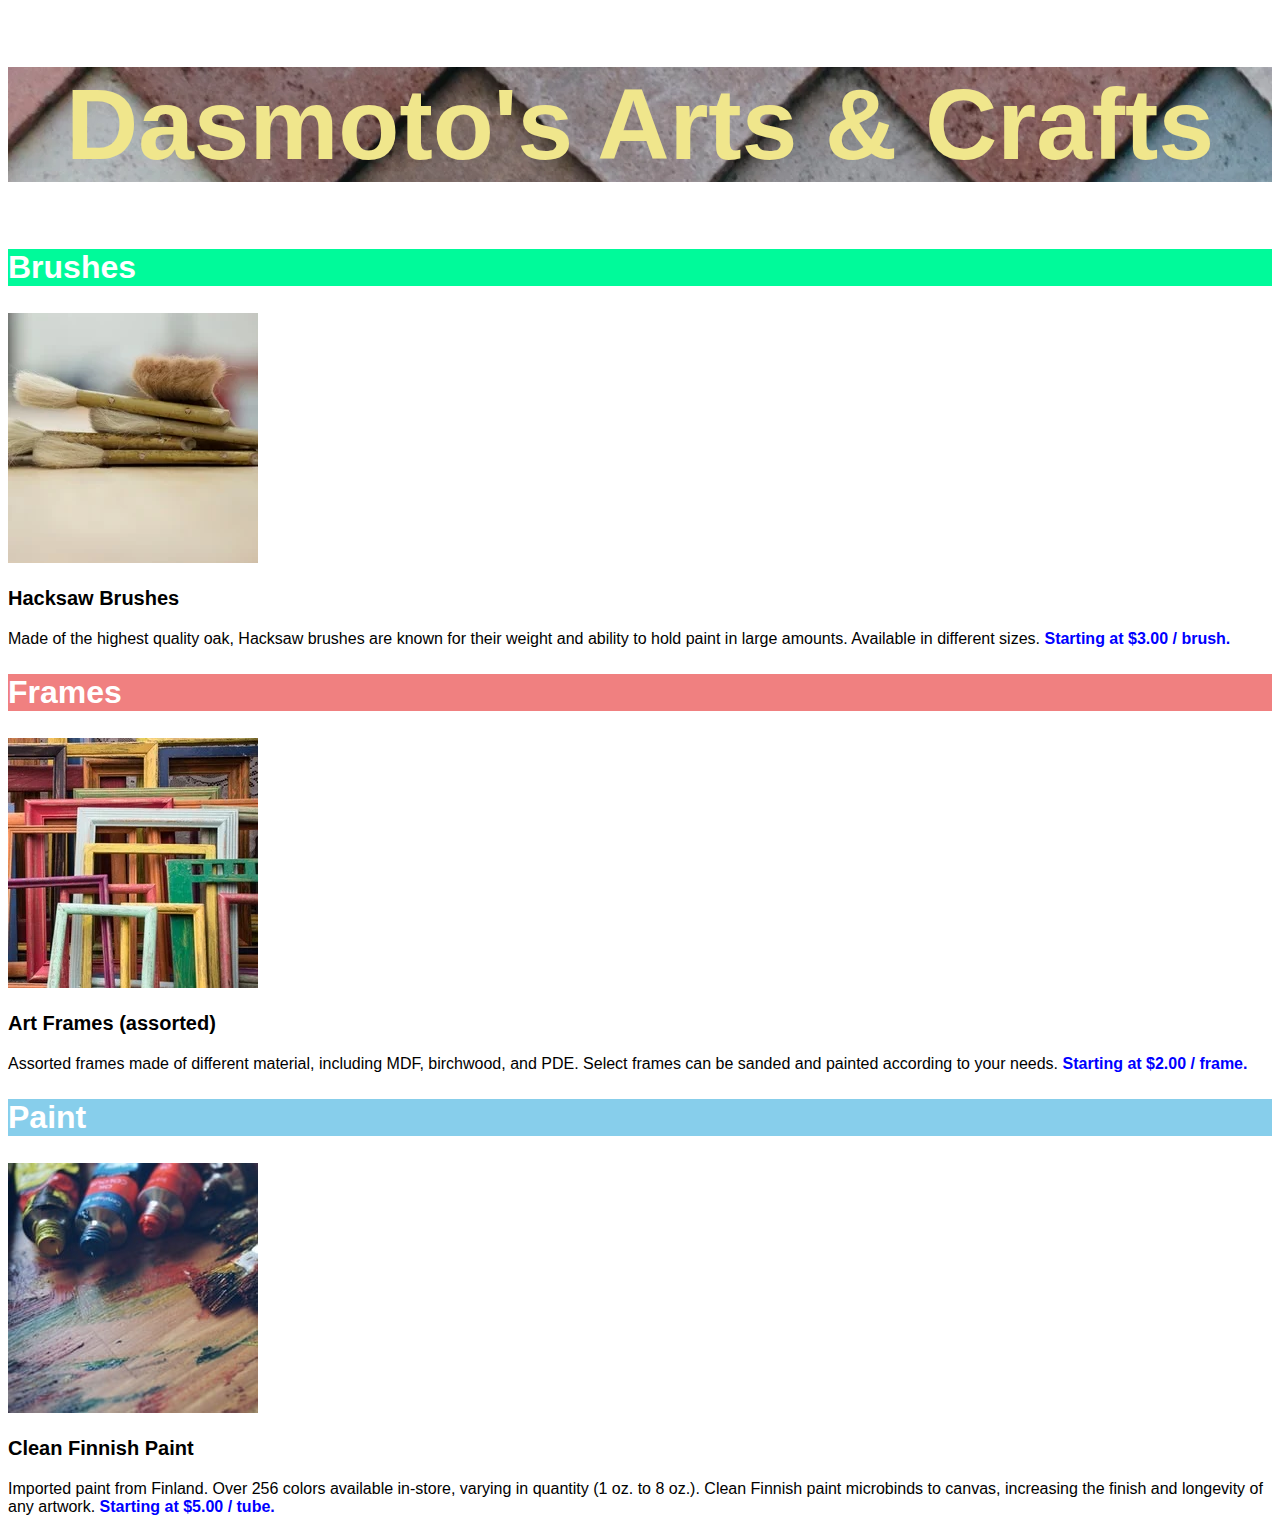
<file: Dasmoto's Arts & Crafts/index.html>
<!DOCTYPE html>
<html lang="en">
<head>
    <title>Dasmoto's Arts & Crafts</title>
    <link href="./style.css" rel="stylesheet">
</head>
<body>
    <header>
        <h1>Dasmoto's Arts & Crafts</h1>
    </header>
    <main>
        <div class="item">
            <h2 id="brush">Brushes</h2>
            <img src="./brush.jpg">
            <h3>Hacksaw Brushes</h3>
            <article>Made of the highest quality oak, Hacksaw brushes are known for their weight 
            and ability to hold paint in large amounts. Available in different sizes. 
            <span>Starting at $3.00 / brush.</span></article>
        </div>
    
        <div class="item">
            <h2 id="frame">Frames</h2>
            <img src="./frames.jpg">
            <h3>Art Frames (assorted)</h3>
            <article>Assorted frames made of different material, including MDF, birchwood, 
            and PDE. Select frames can be sanded and painted according to your needs.  
            <span>Starting at $2.00 / frame.</span></article>
        </div>
        
        <div class="item">
            <h2 id="paint">Paint</h2>
            <img src="./paint.jpg">
            <h3>Clean Finnish Paint</h3>
            <article>Imported paint from Finland. Over 256 colors available in-store, 
            varying in quantity (1 oz. to 8 oz.). Clean Finnish paint microbinds to canvas, 
            increasing the finish and longevity of any artwork.  
            <span>Starting at $5.00 / tube.</span></article>
        </div>
    </main>
</body>
</html>
</file>
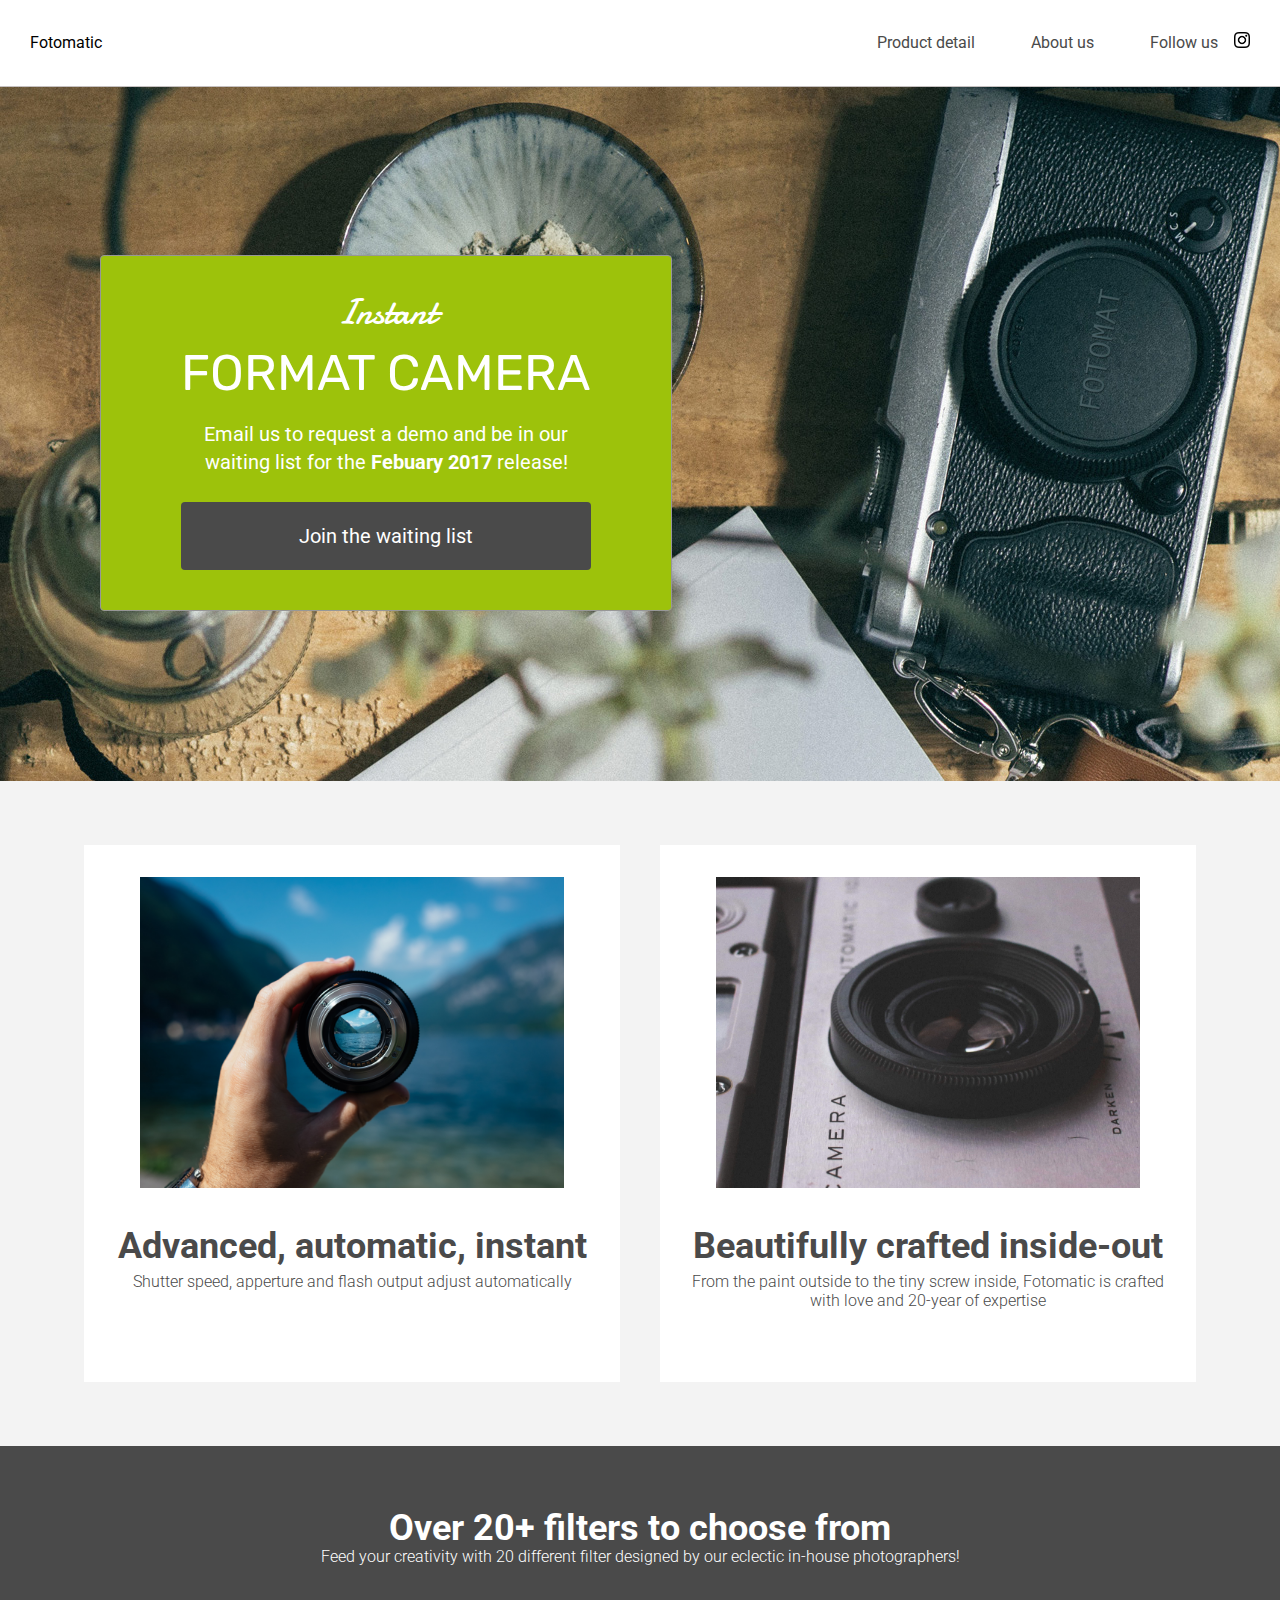
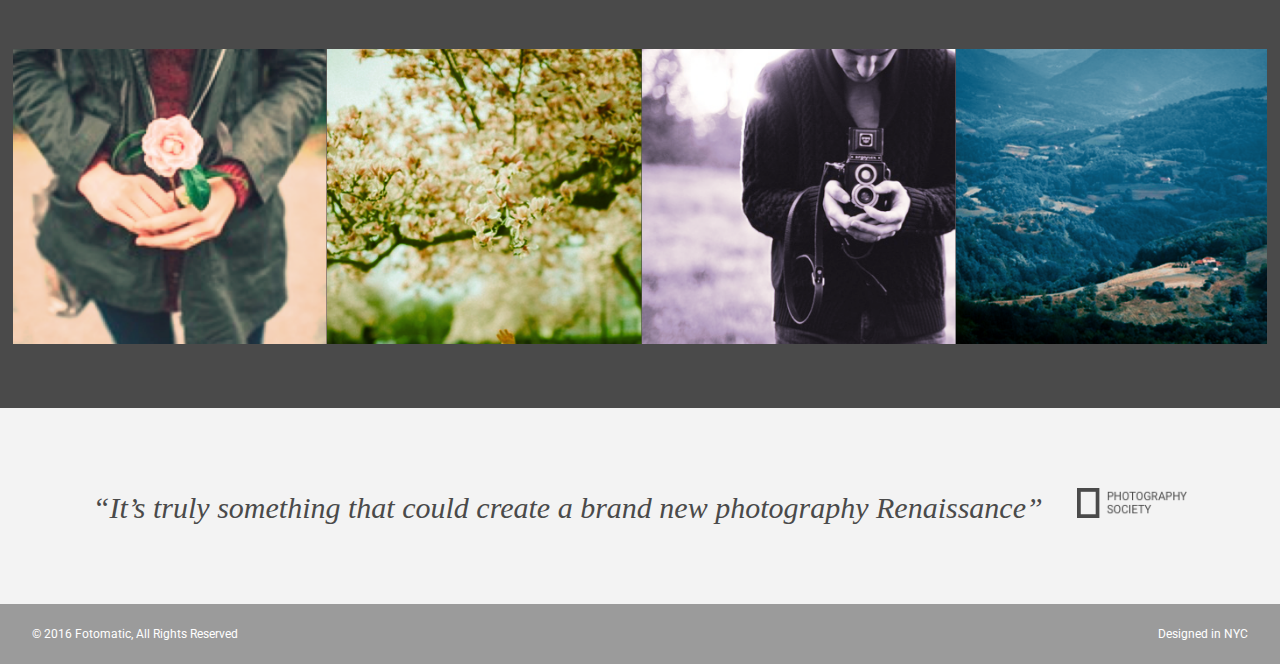
<file: Fotomatic/index.html>
<!DOCTYPE html>
<html>
<head>
  <link href="https://fonts.googleapis.com/css?family=Damion" rel="stylesheet">
  <link href="https://fonts.googleapis.com/css?family=Rubik" rel="stylesheet">
  <link href="https://fonts.googleapis.com/css?family=Roboto:300,400,600,700" rel="stylesheet">
  <link rel="stylesheet" href="./resources/css/reset.css">
  <link rel="stylesheet" href="./resources/css/style.css">
  <meta charset="UTF-8">
</head>
<body>
  <!-- Header -->
  <header>
    <div class="content">
      <a href="index.html" class="desktop logo">Fotomatic</a>
      <nav class="desktop">
        <ul>
          <li><a href="#">Product detail</a></li>
          <li><a href="#">About us</a></li>
          <li><a href="https://www.instagram.com/">Follow us <img class="icon" src="./resources/images/instagram.png"></a></li>
          <li><a href="#" class="button">Join us</a></li>
        </ul>
      </nav>
      <nav class="mobile">
        <ul>
          <li><a href="#"><img src="./resources/images/ic-logo.svg"></a></li>
          <li><a href="#"><img src="./resources/images/ic-product-detail.svg"></a></li>
          <li><a href="#"><img src="./resources/images/ic-about-us.svg"></a></li>
          <li><a href="#" class="button">Join us</a></li>
        </ul>
      </nav>
    </div>
  </header>

  <!-- Main Content -->
  <div class="main-content">

    <!-- Sign Up Section -->
    <div id="sign-up-section" class="banner">
      <div id="sign-up-cta">
        <div class="content center">
          <div class="header">
            <h2 class="cursive">Instant</h2>
            <h1 class="striking">FORMAT CAMERA</h1>
          </div>
          <div class="email">
            <span>
              Email us to request a demo and be in our waiting list for the <strong>Febuary 2017</strong> release!
            </span>
            <div class="button">Join the waiting list</div>
          </div>
        </div>
      </div>
    </div>

    <!-- Features Section -->
    <div id="features-section">
      <div class="feature">
        <div class="center">
          <div class="image-container">
            <img src="./resources/images/feature-1.png" />
          </div>
          <div class="content">
            <h2>Advanced, automatic, instant</h2>
            <h3>Shutter speed, apperture and flash output adjust automatically</h3>
          </div>
        </div>
      </div>
      <div class="feature">
        <div class="center">
          <div class="image-container">
            <img src="./resources/images/feature-2.png" />
          </div>
          <div class="content">
            <h2>Beautifully crafted inside-out</h2>
            <h3>From the paint outside to the tiny screw inside, Fotomatic is crafted with love and 20-year of expertise</h3>
          </div>
        </div>
      </div>
    </div>

    <!-- Filters Section -->
    <div id="filters-section">
      <div class="content center">
        <h2>Over 20+ filters to choose from</h2>
        <h3>Feed your creativity with 20 different filter designed by our eclectic in-house photographers!</h3>
      </div>
      <div class="images-container">
        <div class="image-container">
          <img src="./resources/images/filter-1.png" />
        </div>
        <div class="image-container">
          <img src="./resources/images/filter-2.png" />
        </div>
        <div class="image-container">
          <img src="./resources/images/filter-3.png" />
        </div>
        <div class="image-container extra">
          <img src="./resources/images/filter-4.png" />
        </div>
      </div>
    </div>

    <!-- Quotes Section-->
    <div id="quotes-section">
      <div class="content center">
        <span class="quote">“It’s truly something that could create a brand new photography Renaissance”</span>
        <img class="quote-citation" src="./resources/images/photography-logo.png" />
      </div>
    </div>

    <!-- Footer -->
    <footer>
      <div class="content">
        <span class="copyright">© 2016  Fotomatic, All Rights Reserved</span>
        <span class="location">Designed in NYC</span>
      </div>
    </footer>

  </div>
</body>
</html>
</file>
<file: Dasmoto's Arts & Crafts/style.css>
* {
   font-family: Helvetica;
}

h1 {
   color: khaki; 
   font-size: 100px;
   font-weight: bold;
   text-align: center;
   background-image: url("./pattern.jpg");
}

h2 {
   color: white;
   font-size: 32px;
   font-weight: bold;
}

h3 {
   font-size: 20px;
}

span {
   color: blue;
   font-weight: bold;
}

.item {
   display: block;
}

#brush {
   background-color: mediumspringgreen;
}

#frame {
   background-color: lightcoral;
}

#paint {
   background-color: skyblue;
}
</file>
<file: Fotomatic/resources/css/style.css>
/* Universal Styles */

html {
  font-family: "Roboto", sans-serif;
  font-size: 16px;
}

.main-content {
  position: relative;
  top: 5.3125rem; /* To offset for fixed header. */
}

.center {
  text-align: center;
}

.button {
  border-radius: 4px;
  background-color: #4a4a4a;
  color: white;
}

.image-container {
  overflow: hidden;
}

.image-container img {
  max-width: 100%;
  display: block;
}

@media only screen and (max-width: 895px) {
  .main-content {
    top: 2.5625rem;
  }
}

/* Header */

header {
  position: fixed;
  z-index: 1;
  width: 100%;
  border-bottom: solid 1px #c6c1c1;
  background-color: white;
}

header .content {
  display: flex;
  align-items: center;
  padding: 1.875rem;
}

header .logo {
  flex: 1;
}

header nav ul {
  display: flex;
}

nav li {
  padding-left: 3.5rem;
}

nav a {
  vertical-align: bottom;
  line-height: 1.6;
  font-size: 1rem;
  color: #4a4a4a;
}

nav .button {
  padding: .1875rem .5rem;
  background-color: #9dc20b;
  line-height: 1.6;
  color: white;
}

nav li:last-child {
  display: none;
}

header .icon {
  width: 1rem;
  padding-left: .75rem;
}

header .mobile {
  display: none;
}

@media only screen and (max-width: 895px) {
  nav li:last-child {
    display: block;
  }

  header .content {
    padding: 1rem 1rem;
  }
}

@media only screen and (max-width: 600px) {
  header .desktop {
    display: none;
  }

  header .mobile {
    display: block;
    width: 100%;
  }

  header .content {
    padding: .5rem 0;
  }

  header .mobile ul {
    display: flex;
    justify-content: space-around;
    align-items: center;
    width: 100%;
  }

  header .mobile li {
    padding: 0;
  }
}

/* Sign Up Section */

#sign-up-section {
  display: flex;
  justify-content: flex-start;
  align-items: center;
  height: 43.5rem;
  background-image: url('../images/banner-landingpage.jpg');
  background-position: center;
  background-repeat: no-repeat;
  background-size: cover;
}

#sign-up-cta {
  margin-left: 6.25rem;
  padding: 0 5rem 2.5rem 5rem;
  border: solid 1px #979797;
  border-radius: 4px;
  background-color: #9dc20b;
}

#sign-up-cta .content {
  width: 25.625rem;
  margin-top: 2rem;
  font-family: "Roboto", sans-serif;
  font-size: 1.25rem;
  line-height: 1.4;
  color: white;
}

#sign-up-cta h1 {
  font-size: 3.125rem;
}

#sign-up-cta h2 {
  font-size: 2.25rem;
}

#sign-up-cta span strong {
  font-weight: bold;
}

#sign-up-cta .cursive {
  font-family: "Damion", cursive;
}

#sign-up-cta .striking {
  font-family: "Rubik", sans-serif;
  padding-bottom: .75rem;
}

#sign-up-cta .button {
  margin-top: 1.625rem;
  padding: 1.25rem 7.25rem;
}

@media only screen and (max-width: 760px) {
  #sign-up-section {
    align-items: center;
    justify-content: center;
    height: 28rem;
  }

  #sign-up-cta {
    position: static;
    width: auto;
    height: auto;
    background-color: transparent;
    border: none;
  }

  #sign-up-cta .content {
    margin-top: 0;
  }

  #sign-up-cta .email {
    display: none;
  }

  #sign-up-cta h1 {
    font-size: 3.125rem;
  }

  #sign-up-cta h2 {
    font-size: 2.25rem;
  }
}

@media only screen and (max-width: 450px) {
  #sign-up-section {
    height: 20rem;
  }

  #sign-up-cta h1 {
    font-size: 2.25rem;
  }

  #sign-up-cta h2 {
    font-size: 2rem;
  }
}

/* Features Section */

#features-section {
  display: flex;
  justify-content: space-between;
  padding: 4rem 5%;
  background-color: #f3f3f3;
}

.feature {
  flex: 1;
  padding: 2rem;
  margin: 0px 1.25rem;
  background-color: white;
}

.feature .image-container {
  width: 90%;
  height: 65%;
  margin: 0 auto;
}

.feature .content {
  margin: 2.5rem 0;
}

.feature h2 {
  padding-bottom: .5rem;
  font-size: 2.25rem;
  font-weight: bold;
  color: #4a4a4a;
}

.feature h3 {
  font-size: 1rem;
  line-height: 1.2;
  font-weight: 300;
  color: #4a4a4a;
}

@media only screen and (max-width: 890px) {
  .feature h2 {
    font-size: 1.125rem;
    line-height: 1.3;
    font-weight: normal;
  }

  .feature h3 {
    font-size: .875rem;
    line-height: 1.4;
  }
}

@media only screen and (max-width: 760px) {
  #features-section {
    flex-flow: column;
    padding: 0;
  }

  .feature {
    margin: 0;
    padding: 1.25rem 1rem 0 1rem;
  }
}

/* Filters Section */

#filters-section {
  padding: 4rem 0;
  background-color: #4a4a4a;
}

#filters-section .content {
  padding: 0 .625rem;
  margin-bottom: 5rem;
}

#filters-section .content h2 {
  font-size: 2.25rem;
  font-weight: bold;
  color: white;
}

#filters-section .content h3 {
  font-size: 1rem;
  line-height: 1.4;
  font-weight: 300;
  color: white;
}

#filters-section .images-container {
  display: flex;
  max-width: 100%;
  padding: 0 1%;
}

@media only screen and (max-width: 600px) {
  #filters-section {
    padding: 1.5rem 0 0 0;
  }

  #filters-section .content {
    margin-bottom: 1rem;
  }

  #filters-section .content h2 {
    padding-bottom: .625rem;
    font-size: 1.125rem;
    line-height: 1.3;
    font-weight: normal;
  }

  #filters-section .content h3 {
    font-size: .875rem;
    line-height: 1.4;
  }

  #filters-section .images-container {
    padding: 0;
  }

  #filters-section .extra {
    display: none;
  }
}

/* Quotes Section */

#quotes-section {
  background-color: #f3f3f3;
}

#quotes-section .content {
  padding: 5rem 0;
}

#quotes-section .quote {
  padding-right: 1.875rem;
  font-family: "Palatino", serif;
  font-size: 1.875rem;
  line-height: 1.1;
  font-style: italic;
  color: #4a4a4a;
}

#quotes-section .quote-citation {
  height: 1.875rem;
}

@media only screen and (max-width: 895px) {
  #quotes-section .content {
    padding: 3rem 1.5rem;
  }
}

@media only screen and (max-width: 600px) {
  #quotes-section content {
    padding: 1.875rem .625rem;
  }

  #quotes-section .quote {
    font-size: 1.5rem;
    line-height: 1.4;
  }

  #quotes-section .quote-citation {
    display: block;
    padding-top: 1rem;
    margin: auto;
  }
}

/* Footer */

footer {
  background-color: #9b9b9b;
  padding: 1.5rem 2rem;
}

footer .content {
  color: white;
  display: flex;
  font-size: .75rem;
}

footer .copyright {
  flex-grow: 1;
}

@media only screen and (max-width: 760px) {
  footer .content {
    font-size: .625rem;
  }
}
</file>
